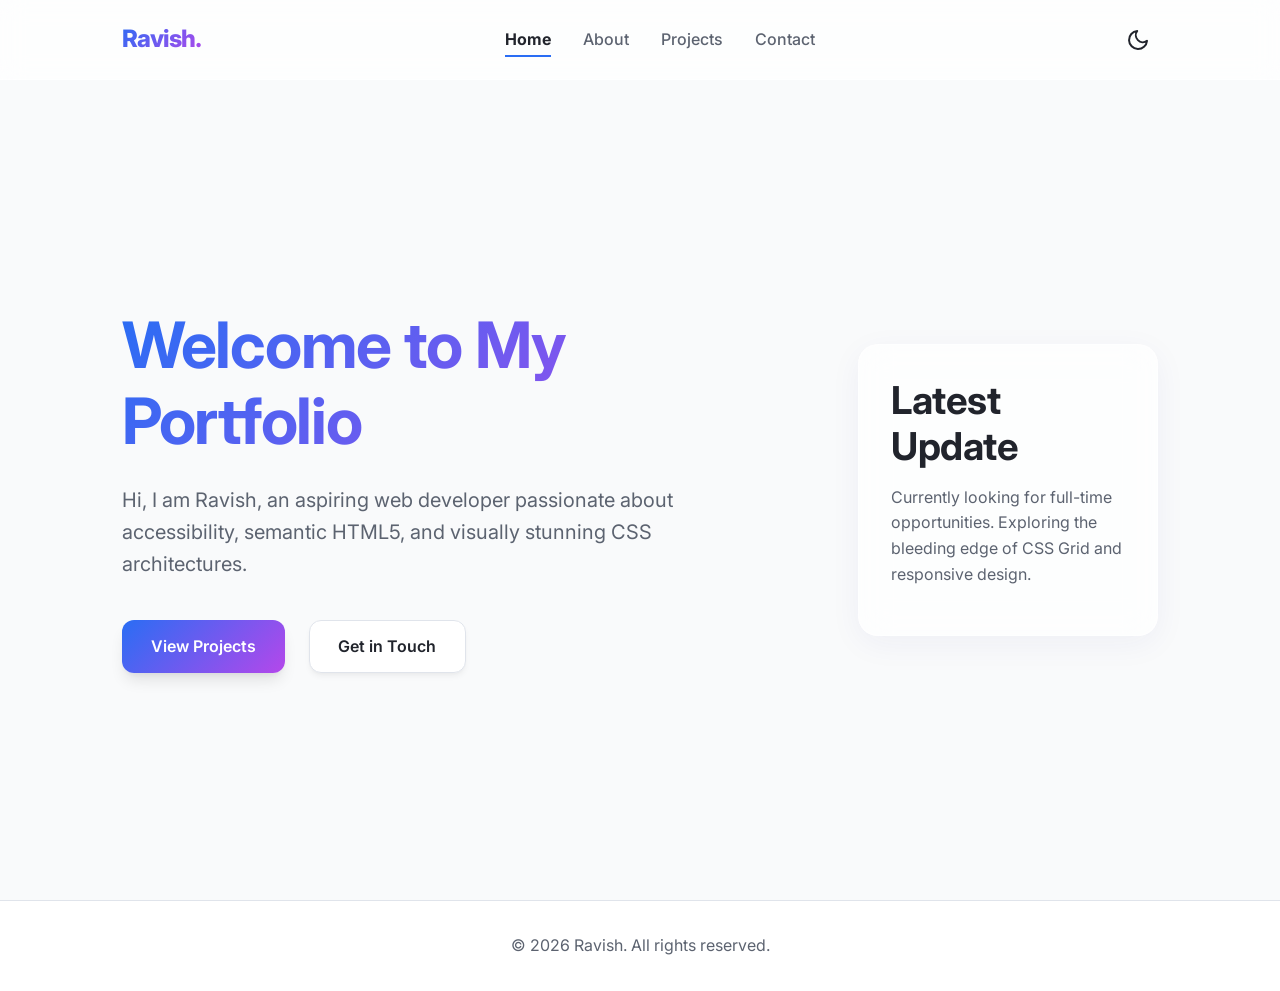
<file: index.html>
<!DOCTYPE html>
<html lang="en">
<head>
    <meta charset="UTF-8">
    <meta name="viewport" content="width=device-width, initial-scale=1.0">
    <meta name="description" content="Personal portfolio of Ravish, a web developer specializing in accessible and semantic web applications.">
    <meta name="author" content="Ravish">
    <title>Home - Ravish Portfolio</title>
    <link rel="preconnect" href="https://fonts.googleapis.com">
    <link rel="preconnect" href="https://fonts.gstatic.com" crossorigin>
    <link href="https://fonts.googleapis.com/css2?family=Inter:wght@300;400;600;700&display=swap" rel="stylesheet">
    <link rel="stylesheet" href="style.css">
</head>
<body>
    <a href="#main-content" class="skip-link">Skip to main content</a>
    <header role="banner" class="glass-header">
        <div class="header-container">
            <div class="brand">Ravish.</div>
            <nav aria-label="Primary navigation" role="navigation">
                <ul class="nav-links">
                    <li><a href="index.html" aria-current="page">Home</a></li>
                    <li><a href="about.html">About</a></li>
                    <li><a href="projects.html">Projects</a></li>
                    <li><a href="contact.html">Contact</a></li>
                </ul>
            </nav>
            <button id="theme-toggle" aria-label="Toggle dark mode" class="icon-btn">
                <svg id="moon-icon" xmlns="http://www.w3.org/2000/svg" width="24" height="24" viewBox="0 0 24 24" fill="none" stroke="currentColor" stroke-width="2" stroke-linecap="round" stroke-linejoin="round"><path d="M21 12.79A9 9 0 1 1 11.21 3 7 7 0 0 0 21 12.79z"></path></svg>
                <svg id="sun-icon" xmlns="http://www.w3.org/2000/svg" width="24" height="24" viewBox="0 0 24 24" fill="none" stroke="currentColor" stroke-width="2" stroke-linecap="round" stroke-linejoin="round" style="display:none;"><circle cx="12" cy="12" r="5"></circle><line x1="12" y1="1" x2="12" y2="3"></line><line x1="12" y1="21" x2="12" y2="23"></line><line x1="4.22" y1="4.22" x2="5.64" y2="5.64"></line><line x1="18.36" y1="18.36" x2="19.78" y2="19.78"></line><line x1="1" y1="12" x2="3" y2="12"></line><line x1="21" y1="12" x2="23" y2="12"></line><line x1="4.22" y1="19.78" x2="5.64" y2="18.36"></line><line x1="18.36" y1="5.64" x2="19.78" y2="4.22"></line></svg>
            </button>
        </div>
    </header>
    
    <main id="main-content" role="main" class="container hero-section">
        <section aria-labelledby="intro-heading" class="hero-content">
            <h1 id="intro-heading" class="gradient-text animate-slide-up">Welcome to My Portfolio</h1>
            <p class="subtitle animate-slide-up delay-1">Hi, I am Ravish, an aspiring web developer passionate about accessibility, semantic HTML5, and visually stunning CSS architectures.</p>
            <div class="hero-actions animate-slide-up delay-2">
                <a href="projects.html" class="btn btn-primary">View Projects</a>
                <a href="contact.html" class="btn btn-secondary">Get in Touch</a>
            </div>
        </section>
        
        <aside aria-labelledby="news-heading" class="glass-card news-card animate-slide-up delay-3">
            <h2 id="news-heading">Latest Update</h2>
            <p>Currently looking for full-time opportunities. Exploring the bleeding edge of CSS Grid and responsive design.</p>
        </aside>
    </main>

    <footer role="contentinfo" class="site-footer">
        <div class="container footer-content">
            <p>&copy; <span id="current-year">2026</span> Ravish. All rights reserved.</p>
        </div>
    </footer>
    <script src="script.js"></script>
</body>
</html>
</file>
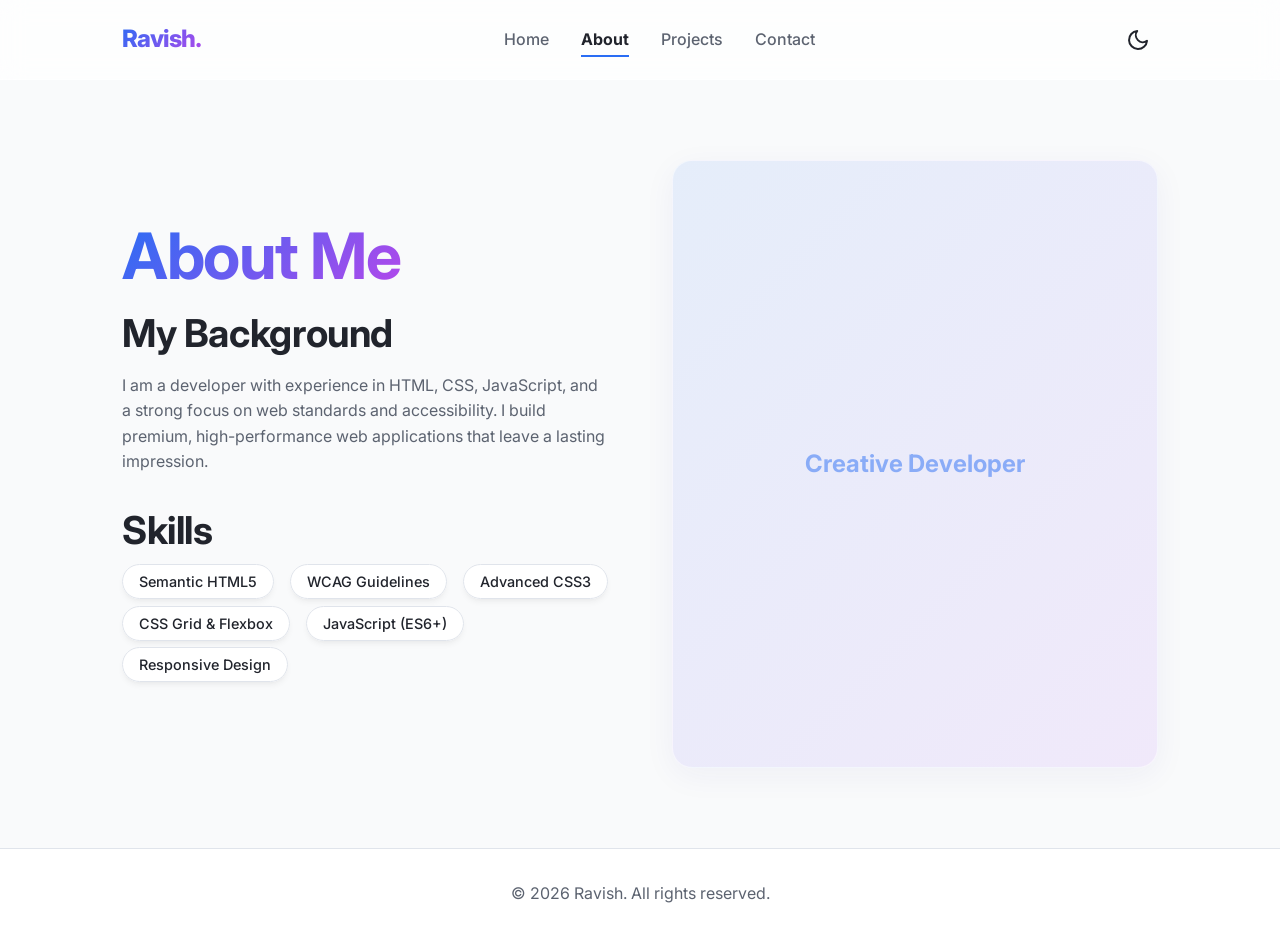
<file: about.html>
<!DOCTYPE html>
<html lang="en">
<head>
    <meta charset="UTF-8">
    <meta name="viewport" content="width=device-width, initial-scale=1.0">
    <meta name="description" content="Learn more about Ravish, a web developer focused on creating inclusive and accessible digital experiences.">
    <meta name="author" content="Ravish">
    <title>About Me - Ravish Portfolio</title>
    <link rel="preconnect" href="https://fonts.googleapis.com">
    <link rel="preconnect" href="https://fonts.gstatic.com" crossorigin>
    <link href="https://fonts.googleapis.com/css2?family=Inter:wght@300;400;600;700&display=swap" rel="stylesheet">
    <link rel="stylesheet" href="style.css">
</head>
<body>
    <a href="#main-content" class="skip-link">Skip to main content</a>
    <header role="banner" class="glass-header">
        <div class="header-container">
            <div class="brand">Ravish.</div>
            <nav aria-label="Primary navigation" role="navigation">
                <ul class="nav-links">
                    <li><a href="index.html">Home</a></li>
                    <li><a href="about.html" aria-current="page">About</a></li>
                    <li><a href="projects.html">Projects</a></li>
                    <li><a href="contact.html">Contact</a></li>
                </ul>
            </nav>
            <button id="theme-toggle" aria-label="Toggle dark mode" class="icon-btn">
                <svg id="moon-icon" xmlns="http://www.w3.org/2000/svg" width="24" height="24" viewBox="0 0 24 24" fill="none" stroke="currentColor" stroke-width="2" stroke-linecap="round" stroke-linejoin="round"><path d="M21 12.79A9 9 0 1 1 11.21 3 7 7 0 0 0 21 12.79z"></path></svg>
                <svg id="sun-icon" xmlns="http://www.w3.org/2000/svg" width="24" height="24" viewBox="0 0 24 24" fill="none" stroke="currentColor" stroke-width="2" stroke-linecap="round" stroke-linejoin="round" style="display:none;"><circle cx="12" cy="12" r="5"></circle><line x1="12" y1="1" x2="12" y2="3"></line><line x1="12" y1="21" x2="12" y2="23"></line><line x1="4.22" y1="4.22" x2="5.64" y2="5.64"></line><line x1="18.36" y1="18.36" x2="19.78" y2="19.78"></line><line x1="1" y1="12" x2="3" y2="12"></line><line x1="21" y1="12" x2="23" y2="12"></line><line x1="4.22" y1="19.78" x2="5.64" y2="18.36"></line><line x1="18.36" y1="5.64" x2="19.78" y2="4.22"></line></svg>
            </button>
        </div>
    </header>
    
    <main id="main-content" role="main" class="container page-section animate-slide-up">
        <article aria-labelledby="about-heading" class="about-grid">
            <div class="about-text">
                <h1 id="about-heading" class="gradient-text">About Me</h1>
                <section aria-labelledby="background-heading" class="about-section">
                    <h2 id="background-heading">My Background</h2>
                    <p>I am a developer with experience in HTML, CSS, JavaScript, and a strong focus on web standards and accessibility. I build premium, high-performance web applications that leave a lasting impression.</p>
                </section>
                
                <section aria-labelledby="skills-heading" class="about-section">
                    <h2 id="skills-heading">Skills</h2>
                    <ul class="skills-list">
                        <li><span class="skill-tag">Semantic HTML5</span></li>
                        <li><span class="skill-tag">WCAG Guidelines</span></li>
                        <li><span class="skill-tag">Advanced CSS3</span></li>
                        <li><span class="skill-tag">CSS Grid & Flexbox</span></li>
                        <li><span class="skill-tag">JavaScript (ES6+)</span></li>
                        <li><span class="skill-tag">Responsive Design</span></li>
                    </ul>
                </section>
            </div>
            <div class="about-visual glass-card">
                <div class="visual-placeholder">
                    <span>Creative Developer</span>
                </div>
            </div>
        </article>
    </main>

    <footer role="contentinfo" class="site-footer">
        <div class="container footer-content">
            <p>&copy; <span id="current-year">2026</span> Ravish. All rights reserved.</p>
        </div>
    </footer>
    <script src="script.js"></script>
</body>
</html>
</file>
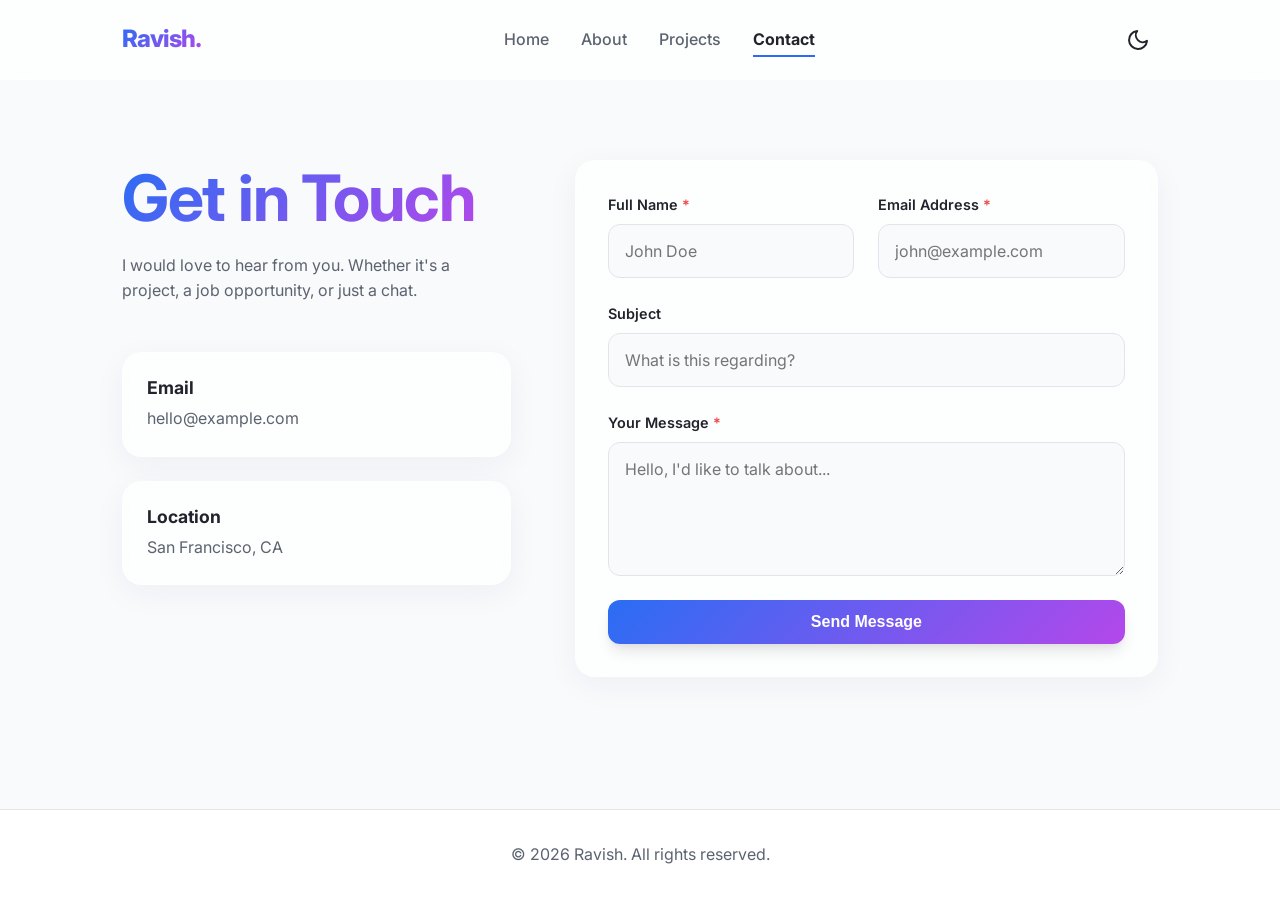
<file: contact.html>
<!DOCTYPE html>
<html lang="en">
<head>
    <meta charset="UTF-8">
    <meta name="viewport" content="width=device-width, initial-scale=1.0">
    <meta name="description" content="Contact Ravish for web development opportunities, collaborations, and inquiries.">
    <meta name="author" content="Ravish">
    <title>Contact - Ravish Portfolio</title>
    <link rel="preconnect" href="https://fonts.googleapis.com">
    <link rel="preconnect" href="https://fonts.gstatic.com" crossorigin>
    <link href="https://fonts.googleapis.com/css2?family=Inter:wght@300;400;600;700&display=swap" rel="stylesheet">
    <link rel="stylesheet" href="style.css">
</head>
<body>
    <a href="#main-content" class="skip-link">Skip to main content</a>
    <header role="banner" class="glass-header">
        <div class="header-container">
            <div class="brand">Ravish.</div>
            <nav aria-label="Primary navigation" role="navigation">
                <ul class="nav-links">
                    <li><a href="index.html">Home</a></li>
                    <li><a href="about.html">About</a></li>
                    <li><a href="projects.html">Projects</a></li>
                    <li><a href="contact.html" aria-current="page">Contact</a></li>
                </ul>
            </nav>
            <button id="theme-toggle" aria-label="Toggle dark mode" class="icon-btn">
                <svg id="moon-icon" xmlns="http://www.w3.org/2000/svg" width="24" height="24" viewBox="0 0 24 24" fill="none" stroke="currentColor" stroke-width="2" stroke-linecap="round" stroke-linejoin="round"><path d="M21 12.79A9 9 0 1 1 11.21 3 7 7 0 0 0 21 12.79z"></path></svg>
                <svg id="sun-icon" xmlns="http://www.w3.org/2000/svg" width="24" height="24" viewBox="0 0 24 24" fill="none" stroke="currentColor" stroke-width="2" stroke-linecap="round" stroke-linejoin="round" style="display:none;"><circle cx="12" cy="12" r="5"></circle><line x1="12" y1="1" x2="12" y2="3"></line><line x1="12" y1="21" x2="12" y2="23"></line><line x1="4.22" y1="4.22" x2="5.64" y2="5.64"></line><line x1="18.36" y1="18.36" x2="19.78" y2="19.78"></line><line x1="1" y1="12" x2="3" y2="12"></line><line x1="21" y1="12" x2="23" y2="12"></line><line x1="4.22" y1="19.78" x2="5.64" y2="18.36"></line><line x1="18.36" y1="5.64" x2="19.78" y2="4.22"></line></svg>
            </button>
        </div>
    </header>
    
    <main id="main-content" role="main" class="container page-section animate-slide-up">
        <section aria-labelledby="contact-heading" class="contact-section">
            <div class="contact-info">
                <h1 id="contact-heading" class="gradient-text">Get in Touch</h1>
                <p>I would love to hear from you. Whether it's a project, a job opportunity, or just a chat.</p>
                
                <div class="contact-methods">
                    <div class="method-card glass-card">
                        <h3>Email</h3>
                        <p>hello@example.com</p>
                    </div>
                    <div class="method-card glass-card">
                        <h3>Location</h3>
                        <p>San Francisco, CA</p>
                    </div>
                </div>
            </div>
            
            <div class="contact-form-wrapper glass-card">
                <form action="#" method="POST" aria-label="Contact form" class="modern-form">
                    <div class="form-row">
                        <div class="form-group">
                            <label for="name">Full Name <span aria-hidden="true" class="required">*</span><span class="sr-only">Required</span></label>
                            <input type="text" id="name" name="name" required aria-required="true" autocomplete="name" placeholder="John Doe">
                        </div>
                        
                        <div class="form-group">
                            <label for="email">Email Address <span aria-hidden="true" class="required">*</span><span class="sr-only">Required</span></label>
                            <input type="email" id="email" name="email" required aria-required="true" autocomplete="email" placeholder="john@example.com">
                        </div>
                    </div>
                    
                    <div class="form-group">
                        <label for="subject">Subject</label>
                        <input type="text" id="subject" name="subject" placeholder="What is this regarding?">
                    </div>
                    
                    <div class="form-group">
                        <label for="message">Your Message <span aria-hidden="true" class="required">*</span><span class="sr-only">Required</span></label>
                        <textarea id="message" name="message" rows="5" required aria-required="true" placeholder="Hello, I'd like to talk about..."></textarea>
                    </div>
                    
                    <button type="submit" class="btn btn-primary full-width">Send Message</button>
                </form>
            </div>
        </section>
    </main>

    <footer role="contentinfo" class="site-footer">
        <div class="container footer-content">
            <p>&copy; <span id="current-year">2026</span> Ravish. All rights reserved.</p>
        </div>
    </footer>
    <script src="script.js"></script>
</body>
</html>
</file>
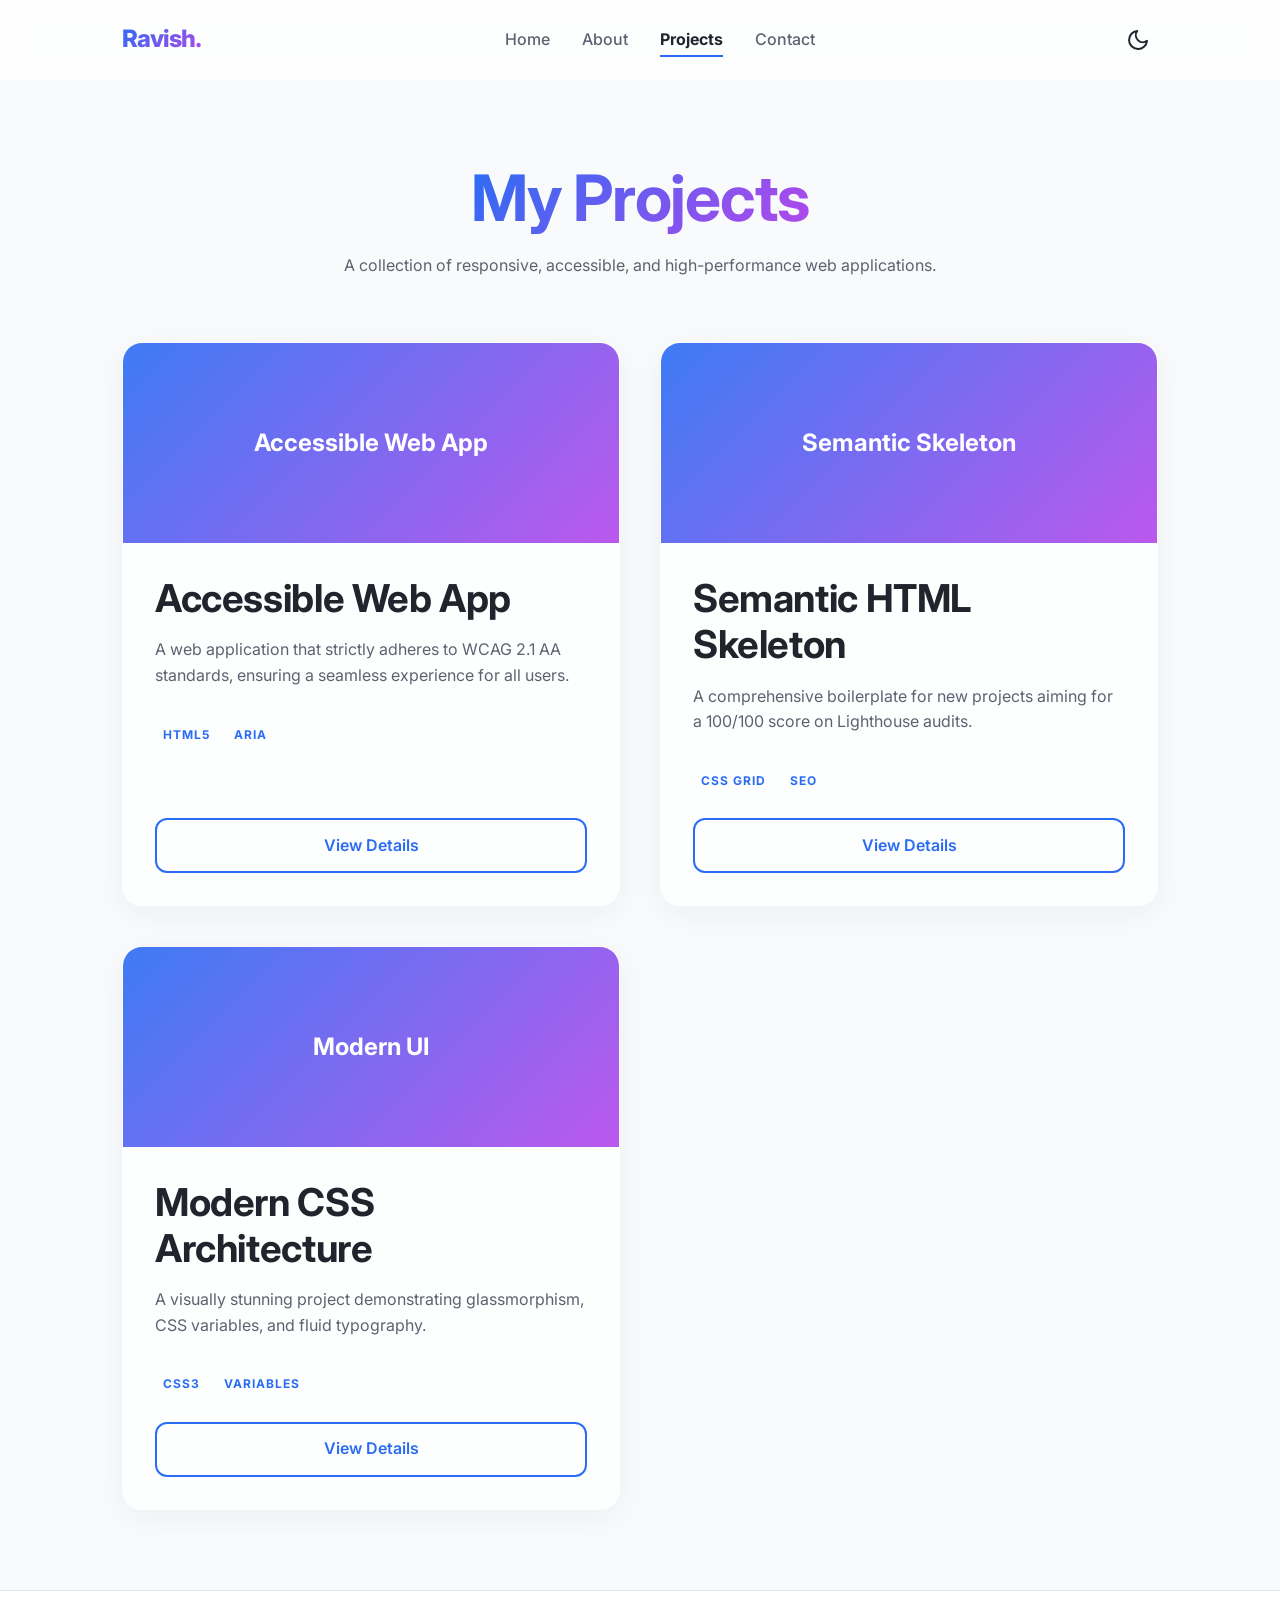
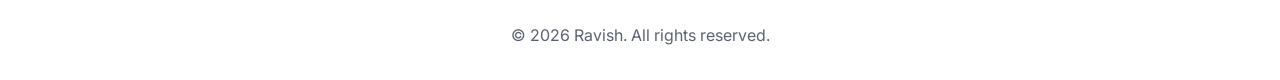
<file: projects.html>
<!DOCTYPE html>
<html lang="en">
<head>
    <meta charset="UTF-8">
    <meta name="viewport" content="width=device-width, initial-scale=1.0">
    <meta name="description" content="Explore web development projects by Ravish, featuring accessible and responsive designs.">
    <meta name="author" content="Ravish">
    <title>Projects - Ravish Portfolio</title>
    <link rel="preconnect" href="https://fonts.googleapis.com">
    <link rel="preconnect" href="https://fonts.gstatic.com" crossorigin>
    <link href="https://fonts.googleapis.com/css2?family=Inter:wght@300;400;600;700&display=swap" rel="stylesheet">
    <link rel="stylesheet" href="style.css">
</head>
<body>
    <a href="#main-content" class="skip-link">Skip to main content</a>
    <header role="banner" class="glass-header">
        <div class="header-container">
            <div class="brand">Ravish.</div>
            <nav aria-label="Primary navigation" role="navigation">
                <ul class="nav-links">
                    <li><a href="index.html">Home</a></li>
                    <li><a href="about.html">About</a></li>
                    <li><a href="projects.html" aria-current="page">Projects</a></li>
                    <li><a href="contact.html">Contact</a></li>
                </ul>
            </nav>
            <button id="theme-toggle" aria-label="Toggle dark mode" class="icon-btn">
                <svg id="moon-icon" xmlns="http://www.w3.org/2000/svg" width="24" height="24" viewBox="0 0 24 24" fill="none" stroke="currentColor" stroke-width="2" stroke-linecap="round" stroke-linejoin="round"><path d="M21 12.79A9 9 0 1 1 11.21 3 7 7 0 0 0 21 12.79z"></path></svg>
                <svg id="sun-icon" xmlns="http://www.w3.org/2000/svg" width="24" height="24" viewBox="0 0 24 24" fill="none" stroke="currentColor" stroke-width="2" stroke-linecap="round" stroke-linejoin="round" style="display:none;"><circle cx="12" cy="12" r="5"></circle><line x1="12" y1="1" x2="12" y2="3"></line><line x1="12" y1="21" x2="12" y2="23"></line><line x1="4.22" y1="4.22" x2="5.64" y2="5.64"></line><line x1="18.36" y1="18.36" x2="19.78" y2="19.78"></line><line x1="1" y1="12" x2="3" y2="12"></line><line x1="21" y1="12" x2="23" y2="12"></line><line x1="4.22" y1="19.78" x2="5.64" y2="18.36"></line><line x1="18.36" y1="5.64" x2="19.78" y2="4.22"></line></svg>
            </button>
        </div>
    </header>
    
    <main id="main-content" role="main" class="container page-section animate-slide-up">
        <section aria-labelledby="projects-heading">
            <header class="section-header">
                <h1 id="projects-heading" class="gradient-text">My Projects</h1>
                <p class="subtitle">A collection of responsive, accessible, and high-performance web applications.</p>
            </header>
            
            <div class="projects-grid">
                <article aria-labelledby="project1-heading" class="project-card glass-card">
                    <div class="project-image" aria-hidden="true">
                        <span>Accessible Web App</span>
                    </div>
                    <div class="project-content">
                        <h2 id="project1-heading">Accessible Web App</h2>
                        <p>A web application that strictly adheres to WCAG 2.1 AA standards, ensuring a seamless experience for all users.</p>
                        <div class="project-tags">
                            <span class="tag">HTML5</span>
                            <span class="tag">ARIA</span>
                        </div>
                        <a href="#" class="btn btn-outline" aria-label="Read more about the Accessible Web App project">View Details</a>
                    </div>
                </article>

                <article aria-labelledby="project2-heading" class="project-card glass-card">
                    <div class="project-image" aria-hidden="true">
                        <span>Semantic Skeleton</span>
                    </div>
                    <div class="project-content">
                        <h2 id="project2-heading">Semantic HTML Skeleton</h2>
                        <p>A comprehensive boilerplate for new projects aiming for a 100/100 score on Lighthouse audits.</p>
                        <div class="project-tags">
                            <span class="tag">CSS Grid</span>
                            <span class="tag">SEO</span>
                        </div>
                        <a href="#" class="btn btn-outline" aria-label="Read more about the Semantic HTML Skeleton project">View Details</a>
                    </div>
                </article>
                
                <article aria-labelledby="project3-heading" class="project-card glass-card">
                    <div class="project-image" aria-hidden="true">
                        <span>Modern UI</span>
                    </div>
                    <div class="project-content">
                        <h2 id="project3-heading">Modern CSS Architecture</h2>
                        <p>A visually stunning project demonstrating glassmorphism, CSS variables, and fluid typography.</p>
                        <div class="project-tags">
                            <span class="tag">CSS3</span>
                            <span class="tag">Variables</span>
                        </div>
                        <a href="#" class="btn btn-outline" aria-label="Read more about the Modern CSS Architecture project">View Details</a>
                    </div>
                </article>
            </div>
        </section>
    </main>

    <footer role="contentinfo" class="site-footer">
        <div class="container footer-content">
            <p>&copy; <span id="current-year">2026</span> Ravish. All rights reserved.</p>
        </div>
    </footer>
    <script src="script.js"></script>
</body>
</html>
</file>
<file: style.css>
/* ==========================================================================
   Advanced CSS3 & Responsive Architecture - Custom Properties (Variables)
   ========================================================================== */
:root {
    /* Color Palette - Light Mode */
    --hue: 220;
    --primary-color: hsl(var(--hue), 90%, 56%);
    --primary-color-hover: hsl(var(--hue), 90%, 46%);
    --secondary-color: hsl(280, 80%, 60%);
    
    --bg-base: hsl(var(--hue), 20%, 98%);
    --bg-surface: hsl(0, 0%, 100%);
    --bg-surface-glass: hsla(0, 0%, 100%, 0.7);
    
    --text-main: hsl(var(--hue), 15%, 15%);
    --text-muted: hsl(var(--hue), 10%, 40%);
    
    --border-color: hsl(var(--hue), 20%, 90%);
    --glass-border: hsla(0, 0%, 100%, 0.5);
    
    --focus-ring: hsla(var(--hue), 90%, 56%, 0.5);
    --shadow-sm: 0 4px 6px -1px rgba(0, 0, 0, 0.05), 0 2px 4px -1px rgba(0, 0, 0, 0.03);
    --shadow-md: 0 10px 15px -3px rgba(0, 0, 0, 0.1), 0 4px 6px -2px rgba(0, 0, 0, 0.05);
    --shadow-glass: 0 8px 32px 0 rgba(31, 38, 135, 0.05);

    /* Typography */
    --font-family: 'Inter', system-ui, -apple-system, sans-serif;
    --font-size-base: 16px;
    
    /* Layout Constants */
    --container-max: 1100px;
    --header-height: 80px;
    --radius-md: 12px;
    --radius-lg: 20px;
    
    /* Transitions */
    --transition-fast: 0.2s cubic-bezier(0.4, 0, 0.2, 1);
    --transition-base: 0.3s cubic-bezier(0.4, 0, 0.2, 1);
    --transition-bounce: 0.5s cubic-bezier(0.68, -0.55, 0.26, 1.55);
}

/* Dark Mode Theme */
[data-theme="dark"] {
    --bg-base: hsl(var(--hue), 25%, 8%);
    --bg-surface: hsl(var(--hue), 20%, 12%);
    --bg-surface-glass: hsla(var(--hue), 20%, 12%, 0.7);
    
    --text-main: hsl(var(--hue), 15%, 95%);
    --text-muted: hsl(var(--hue), 15%, 70%);
    
    --border-color: hsl(var(--hue), 20%, 20%);
    --glass-border: hsla(0, 0%, 100%, 0.05);
    
    --shadow-sm: 0 4px 6px -1px rgba(0, 0, 0, 0.3), 0 2px 4px -1px rgba(0, 0, 0, 0.2);
    --shadow-md: 0 10px 15px -3px rgba(0, 0, 0, 0.5), 0 4px 6px -2px rgba(0, 0, 0, 0.3);
    --shadow-glass: 0 8px 32px 0 rgba(0, 0, 0, 0.3);
}

/* ==========================================================================
   Base & Resets
   ========================================================================== */
*, *::before, *::after {
    box-sizing: border-box;
    margin: 0;
    padding: 0;
}

html {
    scroll-behavior: smooth;
    font-size: var(--font-size-base);
}

body {
    font-family: var(--font-family);
    line-height: 1.6;
    color: var(--text-main);
    background-color: var(--bg-base);
    min-height: 100vh;
    display: flex;
    flex-direction: column;
    transition: background-color var(--transition-base), color var(--transition-base);
    overflow-x: hidden;
}

/* Screen reader only utility class */
.sr-only {
    position: absolute;
    width: 1px;
    height: 1px;
    padding: 0;
    margin: -1px;
    overflow: hidden;
    clip: rect(0, 0, 0, 0);
    white-space: nowrap;
    border-width: 0;
}

/* Skip link for accessibility */
.skip-link {
    position: absolute;
    top: -100px;
    left: 20px;
    background: var(--primary-color);
    color: white;
    padding: 10px 20px;
    border-radius: var(--radius-md);
    z-index: 9999;
    transition: top var(--transition-base);
    text-decoration: none;
    font-weight: 600;
}

.skip-link:focus {
    top: 20px;
    outline: 3px solid var(--focus-ring);
    outline-offset: 2px;
}

/* Focus styles */
*:focus-visible {
    outline: 3px solid var(--focus-ring);
    outline-offset: 2px;
    border-radius: 4px;
}

/* ==========================================================================
   Typography & Utilities
   ========================================================================== */
h1, h2, h3, h4 {
    font-weight: 700;
    line-height: 1.2;
    margin-bottom: 1rem;
    color: var(--text-main);
}

h1 { font-size: clamp(2.5rem, 5vw, 4rem); letter-spacing: -0.02em; }
h2 { font-size: clamp(1.8rem, 3vw, 2.5rem); letter-spacing: -0.01em; }
h3 { font-size: clamp(1.2rem, 2vw, 1.5rem); }

p {
    margin-bottom: 1rem;
    color: var(--text-muted);
}

a {
    color: var(--primary-color);
    text-decoration: none;
    transition: color var(--transition-fast);
}

a:hover {
    color: var(--primary-color-hover);
}

.container {
    width: 100%;
    max-width: var(--container-max);
    margin: 0 auto;
    padding: 0 2rem;
}

.gradient-text {
    background: linear-gradient(135deg, var(--primary-color), var(--secondary-color));
    -webkit-background-clip: text;
    -webkit-text-fill-color: transparent;
    background-clip: text;
    display: inline-block;
}

/* ==========================================================================
   Components: Buttons
   ========================================================================== */
.btn {
    display: inline-flex;
    align-items: center;
    justify-content: center;
    padding: 0.8rem 1.8rem;
    font-weight: 600;
    border-radius: var(--radius-md);
    transition: all var(--transition-bounce);
    cursor: pointer;
    border: none;
    font-size: 1rem;
}

.btn-primary {
    background: linear-gradient(135deg, var(--primary-color), var(--secondary-color));
    color: white;
    box-shadow: var(--shadow-md);
}

.btn-primary:hover {
    transform: translateY(-2px);
    box-shadow: 0 15px 25px -5px rgba(var(--hue), 90%, 56%, 0.4);
    color: white;
}

.btn-secondary {
    background: var(--bg-surface);
    color: var(--text-main);
    border: 1px solid var(--border-color);
    box-shadow: var(--shadow-sm);
}

.btn-secondary:hover {
    transform: translateY(-2px);
    border-color: var(--primary-color);
}

.btn-outline {
    background: transparent;
    color: var(--primary-color);
    border: 2px solid var(--primary-color);
}

.btn-outline:hover {
    background: var(--primary-color);
    color: white;
}

.full-width {
    width: 100%;
}

.icon-btn {
    background: transparent;
    border: none;
    color: var(--text-main);
    cursor: pointer;
    padding: 0.5rem;
    border-radius: 50%;
    display: flex;
    align-items: center;
    justify-content: center;
    transition: background var(--transition-fast), transform var(--transition-bounce);
}

.icon-btn:hover {
    background: var(--bg-surface);
    transform: scale(1.1);
}

/* ==========================================================================
   Components: Glass Cards
   ========================================================================== */
.glass-card {
    background: var(--bg-surface-glass);
    backdrop-filter: blur(16px);
    -webkit-backdrop-filter: blur(16px);
    border: 1px solid var(--glass-border);
    border-radius: var(--radius-lg);
    box-shadow: var(--shadow-glass);
    padding: 2rem;
    transition: transform var(--transition-base), box-shadow var(--transition-base);
}

.glass-card:hover {
    transform: translateY(-5px);
    box-shadow: var(--shadow-md);
}

/* ==========================================================================
   Layout: Header & Navigation (Flexbox)
   ========================================================================== */
.glass-header {
    position: sticky;
    top: 0;
    z-index: 1000;
    background: var(--bg-surface-glass);
    backdrop-filter: blur(12px);
    -webkit-backdrop-filter: blur(12px);
    border-bottom: 1px solid var(--glass-border);
    height: var(--header-height);
}

.header-container {
    max-width: var(--container-max);
    margin: 0 auto;
    padding: 0 2rem;
    height: 100%;
    display: flex;
    justify-content: space-between;
    align-items: center;
}

.brand {
    font-size: 1.5rem;
    font-weight: 800;
    letter-spacing: -1px;
    background: linear-gradient(135deg, var(--primary-color), var(--secondary-color));
    -webkit-background-clip: text;
    -webkit-text-fill-color: transparent;
}

.nav-links {
    display: flex;
    list-style: none;
    gap: 2rem;
}

.nav-links a {
    color: var(--text-muted);
    font-weight: 500;
    position: relative;
    padding: 0.5rem 0;
}

.nav-links a::after {
    content: '';
    position: absolute;
    bottom: 0;
    left: 0;
    width: 0%;
    height: 2px;
    background: var(--primary-color);
    transition: width var(--transition-base);
}

.nav-links a:hover::after,
.nav-links a[aria-current="page"]::after {
    width: 100%;
}

.nav-links a[aria-current="page"] {
    color: var(--text-main);
    font-weight: 700;
}

/* ==========================================================================
   Layout: Main Sections & Grid
   ========================================================================== */
main {
    flex: 1;
}

.page-section {
    padding: 5rem 2rem;
}

.section-header {
    text-align: center;
    margin-bottom: 4rem;
    max-width: 600px;
    margin-left: auto;
    margin-right: auto;
}

/* Home Page */
.hero-section {
    display: grid;
    grid-template-columns: 1fr 300px;
    gap: 4rem;
    align-items: center;
    min-height: calc(100vh - var(--header-height));
    padding-top: 2rem;
    padding-bottom: 2rem;
}

.hero-content h1 {
    margin-bottom: 1.5rem;
}

.hero-content .subtitle {
    font-size: 1.25rem;
    margin-bottom: 2.5rem;
    max-width: 600px;
}

.hero-actions {
    display: flex;
    gap: 1.5rem;
}

/* About Page */
.about-grid {
    display: grid;
    grid-template-columns: 1fr 1fr;
    gap: 4rem;
    align-items: center;
}

.about-section {
    margin-bottom: 2rem;
}

.skills-list {
    list-style: none;
    display: flex;
    flex-wrap: wrap;
    gap: 1rem;
}

.skill-tag {
    background: var(--bg-surface);
    border: 1px solid var(--border-color);
    padding: 0.5rem 1rem;
    border-radius: 2rem;
    font-size: 0.9rem;
    font-weight: 500;
    color: var(--text-main);
    box-shadow: var(--shadow-sm);
    transition: all var(--transition-fast);
}

.skill-tag:hover {
    border-color: var(--primary-color);
    color: var(--primary-color);
    transform: translateY(-2px);
}

.about-visual {
    aspect-ratio: 4/5;
    display: flex;
    align-items: center;
    justify-content: center;
    background: linear-gradient(135deg, rgba(59, 130, 246, 0.1), rgba(168, 85, 247, 0.1));
}

.visual-placeholder {
    font-size: 1.5rem;
    font-weight: 700;
    color: var(--primary-color);
    opacity: 0.5;
}

/* Projects Page */
.projects-grid {
    display: grid;
    grid-template-columns: repeat(auto-fill, minmax(320px, 1fr));
    gap: 2.5rem;
}

.project-card {
    display: flex;
    flex-direction: column;
    padding: 0;
    overflow: hidden;
}

.project-image {
    height: 200px;
    background: linear-gradient(135deg, var(--primary-color), var(--secondary-color));
    display: flex;
    align-items: center;
    justify-content: center;
    color: white;
    font-weight: 700;
    font-size: 1.5rem;
    opacity: 0.9;
}

.project-content {
    padding: 2rem;
    display: flex;
    flex-direction: column;
    flex: 1;
}

.project-tags {
    display: flex;
    gap: 0.5rem;
    margin: 1rem 0 1.5rem;
}

.project-tags .tag {
    font-size: 0.75rem;
    text-transform: uppercase;
    letter-spacing: 1px;
    font-weight: 700;
    color: var(--primary-color);
    background: rgba(var(--hue), 90%, 56%, 0.1);
    padding: 0.25rem 0.5rem;
    border-radius: 4px;
}

.project-card .btn {
    margin-top: auto;
}

/* Contact Page */
.contact-section {
    display: grid;
    grid-template-columns: 1fr 1.5fr;
    gap: 4rem;
}

.contact-methods {
    display: grid;
    grid-template-columns: 1fr;
    gap: 1.5rem;
    margin-top: 3rem;
}

.method-card {
    padding: 1.5rem;
}

.method-card h3 {
    margin-bottom: 0.5rem;
    font-size: 1.1rem;
}

.method-card p {
    margin: 0;
}

.modern-form .form-row {
    display: grid;
    grid-template-columns: 1fr 1fr;
    gap: 1.5rem;
}

.form-group {
    margin-bottom: 1.5rem;
    display: flex;
    flex-direction: column;
}

.form-group label {
    font-size: 0.9rem;
    font-weight: 600;
    margin-bottom: 0.5rem;
}

.required {
    color: #ef4444;
}

input, textarea {
    width: 100%;
    padding: 1rem;
    background: var(--bg-base);
    border: 1px solid var(--border-color);
    border-radius: var(--radius-md);
    color: var(--text-main);
    font-family: inherit;
    font-size: 1rem;
    transition: all var(--transition-fast);
}

input:focus, textarea:focus {
    border-color: var(--primary-color);
    box-shadow: 0 0 0 3px var(--focus-ring);
    outline: none;
}

/* ==========================================================================
   Footer
   ========================================================================== */
.site-footer {
    background: var(--bg-surface);
    border-top: 1px solid var(--border-color);
    padding: 2rem 0;
    margin-top: auto;
}

.footer-content {
    text-align: center;
    color: var(--text-muted);
}

.footer-content p {
    margin: 0;
}

/* ==========================================================================
   Animations
   ========================================================================== */
@keyframes slideUp {
    from {
        opacity: 0;
        transform: translateY(30px);
    }
    to {
        opacity: 1;
        transform: translateY(0);
    }
}

.animate-slide-up {
    animation: slideUp 0.8s cubic-bezier(0.16, 1, 0.3, 1) forwards;
    opacity: 0;
}

.delay-1 { animation-delay: 0.1s; }
.delay-2 { animation-delay: 0.2s; }
.delay-3 { animation-delay: 0.3s; }

/* ==========================================================================
   Media Queries (Mobile First Responsive Architecture)
   ========================================================================== */

/* Tablet & Smaller Devices */
@media (max-width: 992px) {
    .hero-section {
        grid-template-columns: 1fr;
        text-align: center;
        gap: 2rem;
        padding-top: 4rem;
    }
    
    .hero-content .subtitle {
        margin-left: auto;
        margin-right: auto;
    }
    
    .hero-actions {
        justify-content: center;
    }
    
    .about-grid, .contact-section {
        grid-template-columns: 1fr;
    }
    
    .about-visual {
        max-width: 500px;
        margin: 0 auto;
        width: 100%;
    }
}

/* Mobile Devices */
@media (max-width: 768px) {
    .header-container {
        padding: 0 1rem;
    }
    
    .nav-links {
        display: none; /* In a real app, you'd add a hamburger menu */
    }
    
    .modern-form .form-row {
        grid-template-columns: 1fr;
        gap: 0;
    }
    
    .page-section {
        padding: 3rem 1rem;
    }
    
    .contact-methods {
        grid-template-columns: 1fr 1fr;
    }
}

@media (max-width: 480px) {
    .hero-actions {
        flex-direction: column;
    }
    
    .contact-methods {
        grid-template-columns: 1fr;
    }
}
</file>
